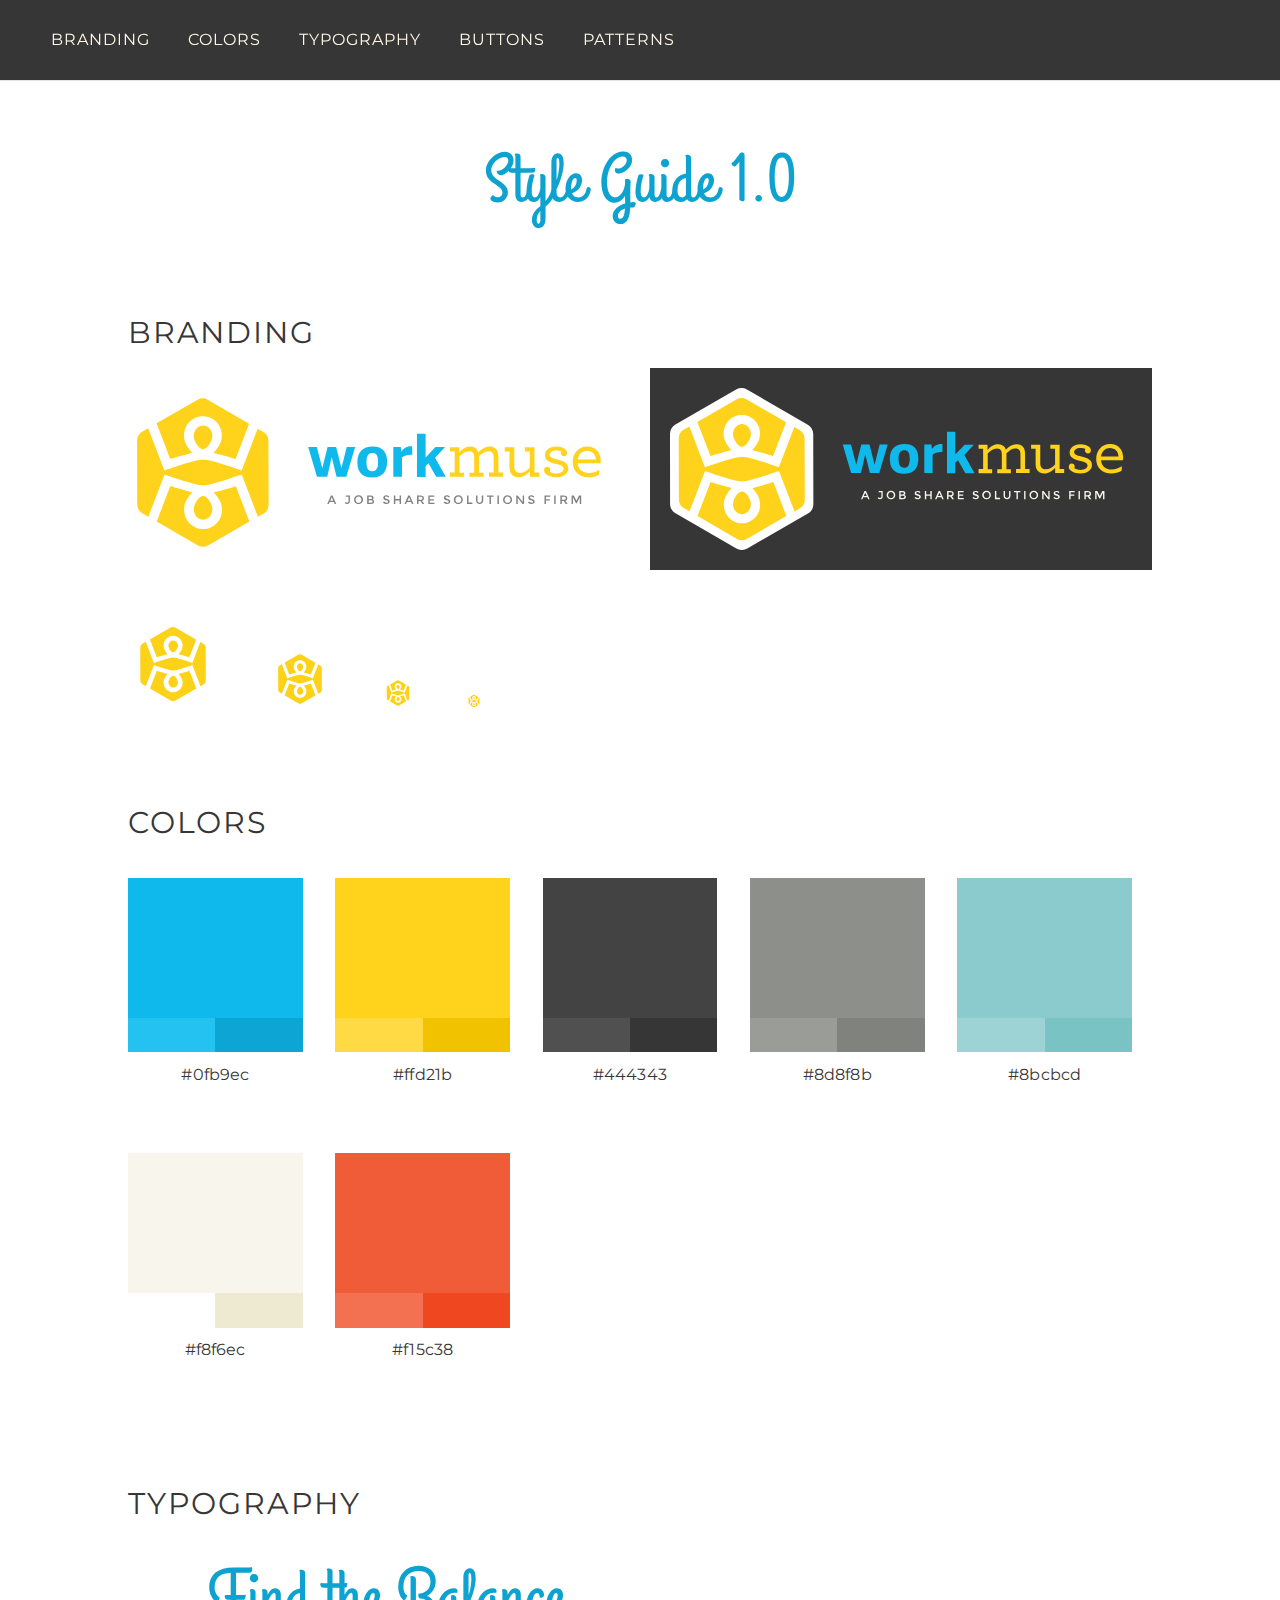
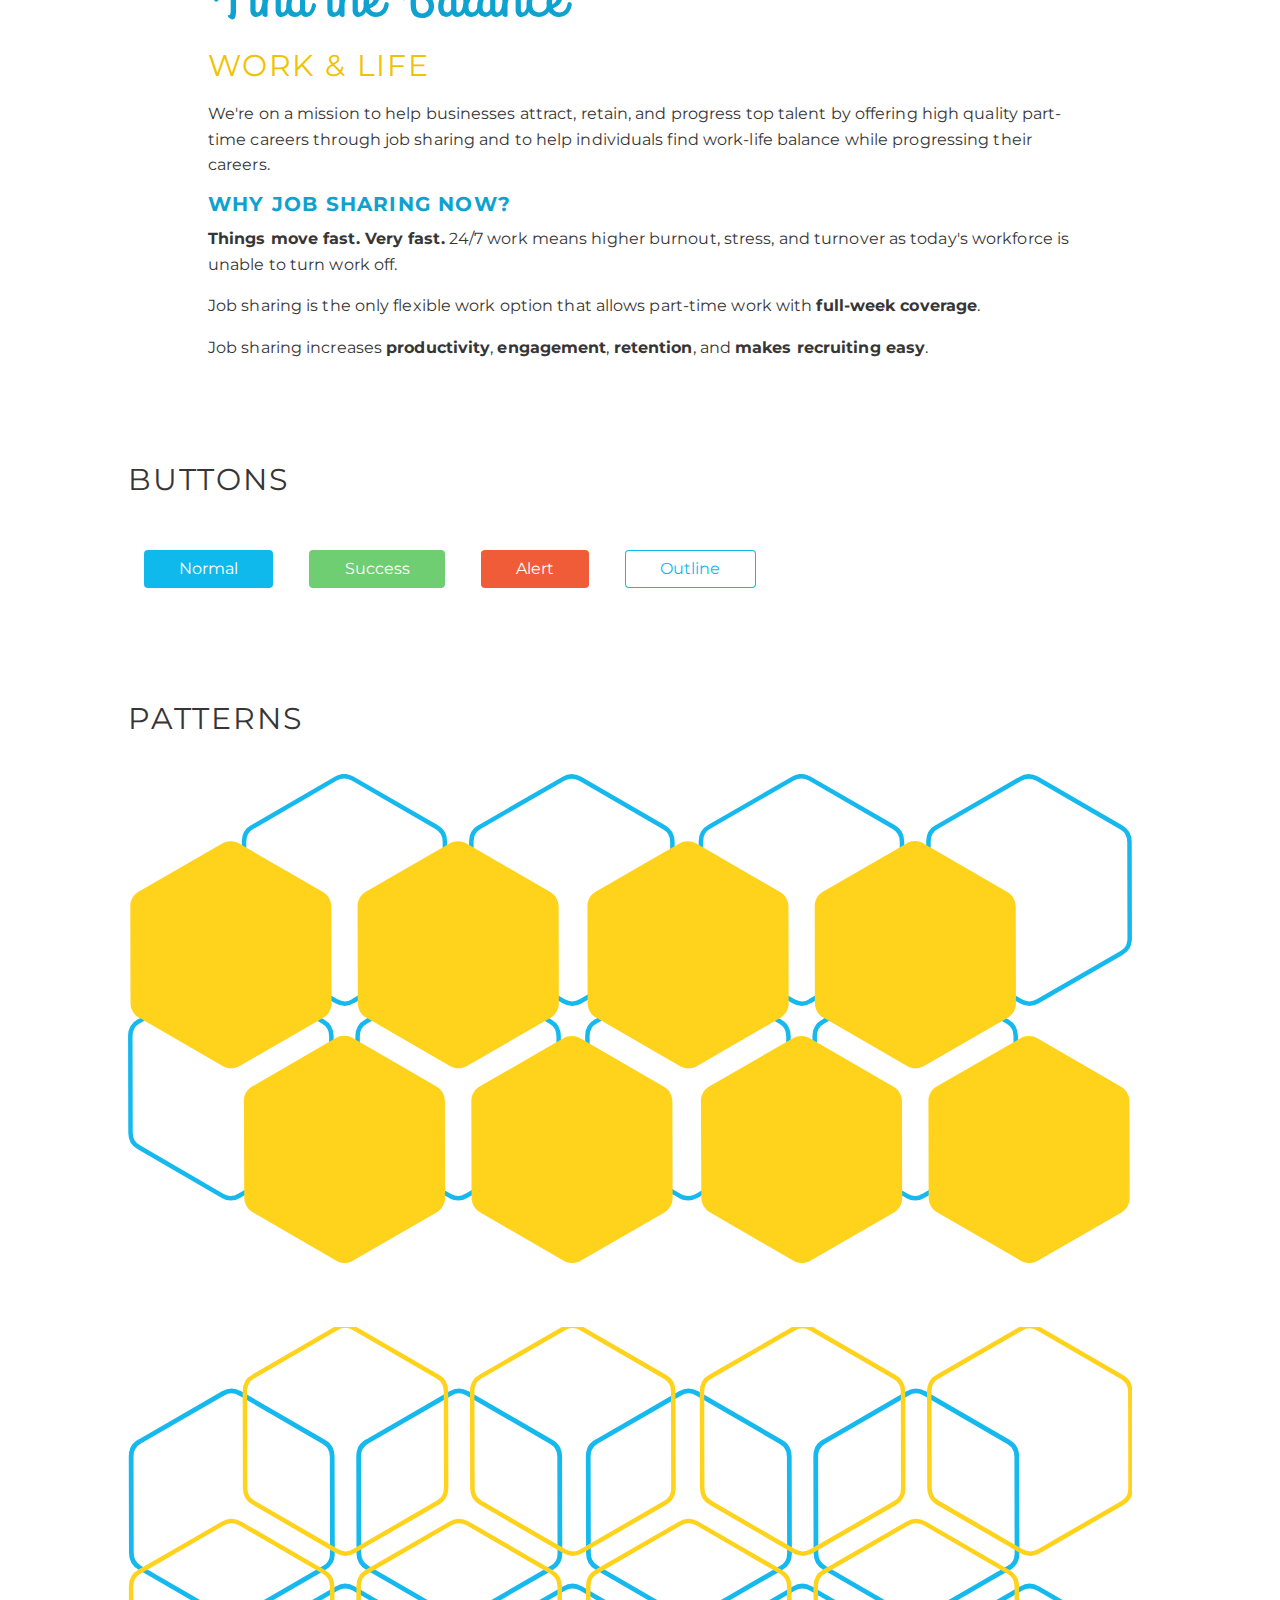
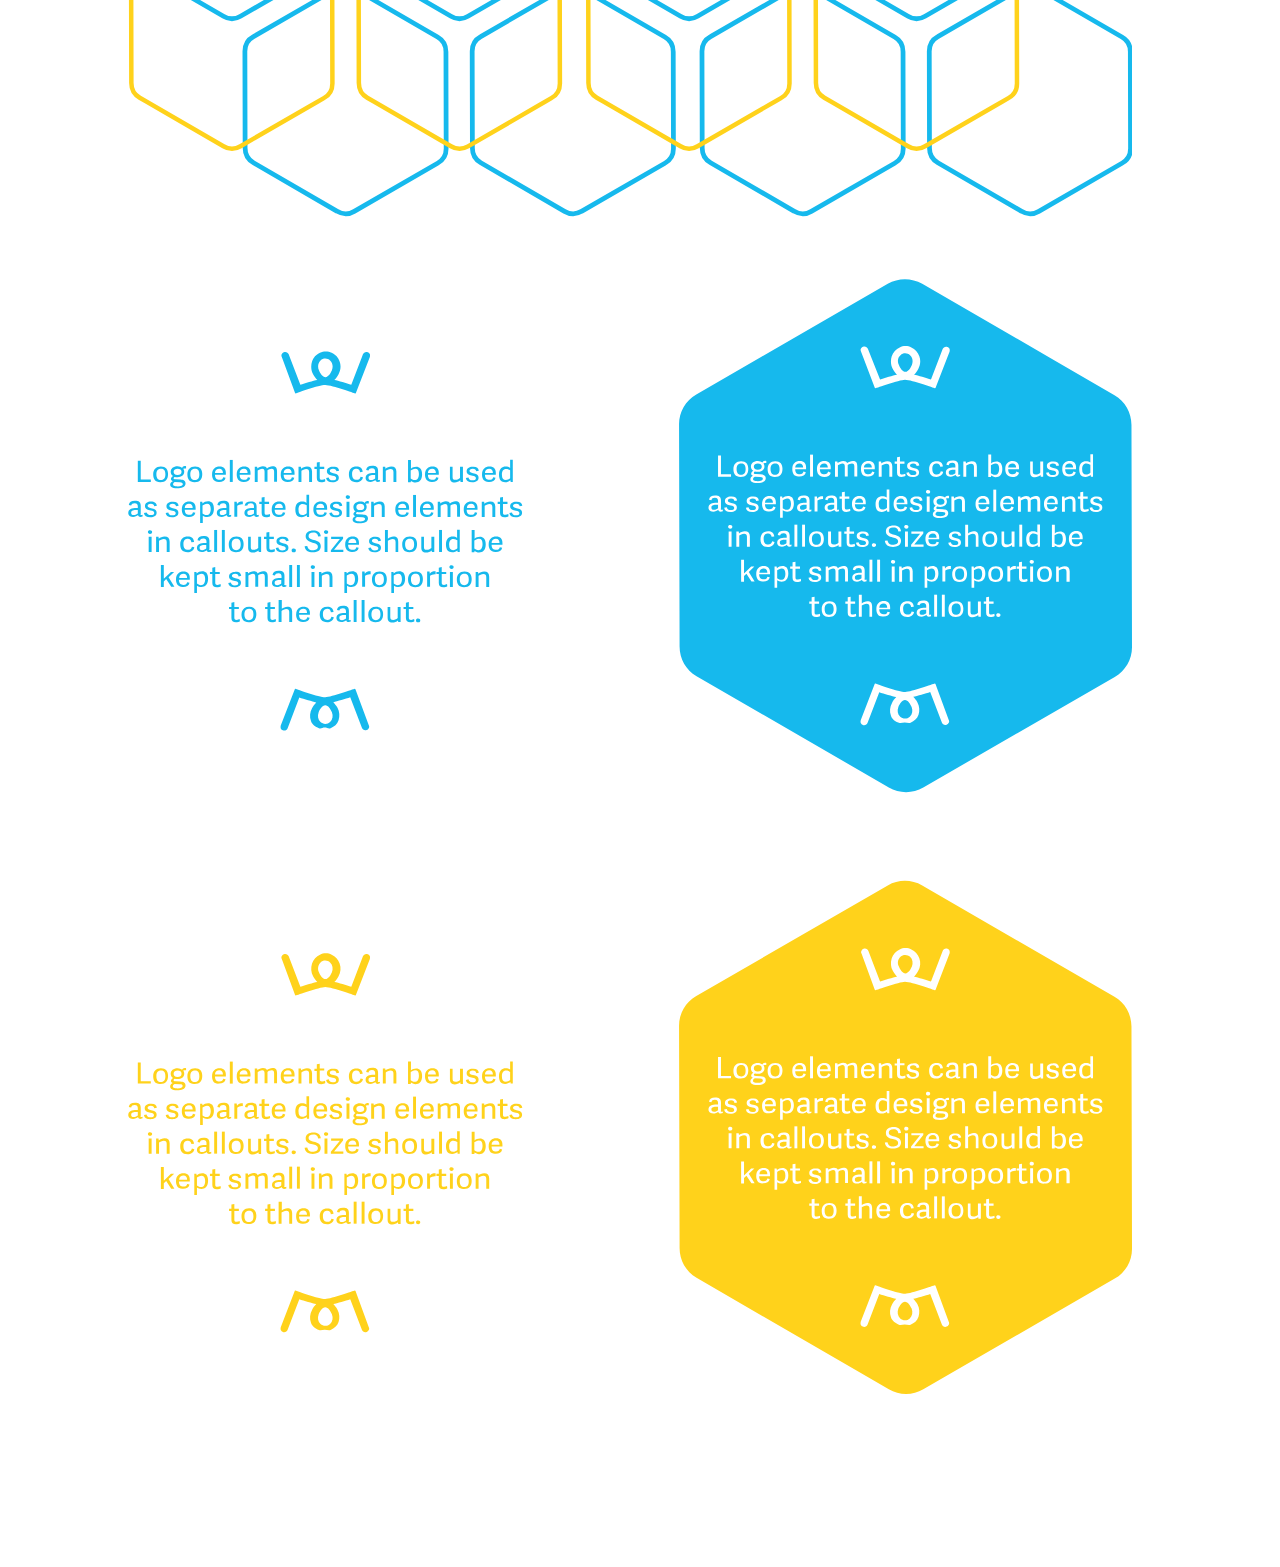
<file: styles/index.html>
<!doctype html>
<html lang="en" class="no-js">
<head>
	<meta charset="UTF-8">
	<meta name="viewport" content="width=device-width, initial-scale=1">
	<link rel="apple-touch-icon-precomposed" sizes="152x152" href="http://www.workmuse.com/styles/assets/branding/favicons/apple-touch-icon-152x152.png" />
	<link rel="apple-touch-icon-precomposed" sizes="120x120" href="http://www.workmuse.com/styles/assets/branding/favicons/apple-touch-icon-120x120.png" />
	<link rel="icon" type="image/png" href="http://www.workmuse.com/styles/assets/branding/favicons/favicon-32x32.png" sizes="32x32" />
	<link rel="icon" type="image/png" href="http://www.workmuse.com/styles/assets/branding/favicons/favicon-16x16.png" sizes="16x16" />
	<meta name="application-name" content="Work Muse"/>
	<meta name="msapplication-TileColor" content="#FFFFFF" />
	<meta name="msapplication-TileImage" content="http://www.workmuse.com/styles/assets/branding/favicons/mstile-144x144.png" />
	<link href='https://fonts.googleapis.com/css?family=Montserrat:400,700|Grand+Hotel' rel='stylesheet' type='text/css'>
	<link rel="stylesheet" href="css/reset.css"> <!-- CSS reset -->
	<link rel="stylesheet" href="css/style-guide.css"> <!-- Resource style -->
	<script src="js/modernizr.js"></script> <!-- Modernizr -->
  	
	<title>Style Guide | Work Muse</title>
</head>
<body>
	<header>
		<nav>
			<ul class="cd-main-nav">
				<li><a href="#branding">Branding</a></li>
				<li><a href="#colors">Colors</a></li>
				<li><a href="#typography">Typography</a></li>
				<li><a href="#buttons">Buttons</a></li>
				<li><a href="#patterns">Patterns</a></li>
				<!-- <li><a href="#icons">Icons</a></li>
				<li><a href="#form">Form</a></li> -->
			</ul> <!-- cd-main-nav -->
		</nav>
			<a href="#0" class="cd-nav-trigger">Menu<span></span></a>
	</header>

	<main>
		<h1>Style Guide 1.0</h1>

		<section id="branding" class="cd-branding">
			<h2>Branding</h2>

			<ul>
				<li class="cd-box"><img src="assets/branding/workmuse_logo.svg" alt="Work Muse logo"></li>
				<li class="cd-box dark"><img src="assets/branding/workmuse_reverse_logo.svg" alt="Work Muse reverse logo"></li>
			</ul>

			<ul>
				<li><img src="assets/branding/favicons/apple-touch-icon-152x152.png" alt="Touch Icon 152"></li>
				<li><img src="assets/branding/favicons/apple-touch-icon-120x120.png" alt="Touch Icon 120"></li>
				<li><img src="assets/branding/favicons/favicon-32x32.png" alt="Favicon 32"></li>
				<li><img src="assets/branding/favicons/favicon-16x16.png" alt="Favicon 16"></li>
			</ul> 

		</section>

		<section id="colors" class="cd-colors">
			<h2>Colors</h2>

			<ul>
				<li class="cd-box">
					<div class="cd-color-swatch"></div>
				</li>

				<li class="cd-box">
					<div class="cd-color-swatch"></div>
				</li>

				<li class="cd-box">
					<div class="cd-color-swatch"></div>
				</li>

				<li class="cd-box">
					<div class="cd-color-swatch"></div>
				</li>

				<li class="cd-box">
					<div class="cd-color-swatch"></div>
				</li>

				<li class="cd-box">
					<div class="cd-color-swatch"></div>
				</li>

				<li class="cd-box">
					<div class="cd-color-swatch"></div>
				</li>
			</ul>
		</section>

		<section id="typography" class="cd-typography">
			<h2>Typography</h2>

			<div>
				<h1>Find the Balance</h1>
				<h2>Work &amp; Life</h2>
				<p>We're on a mission to help businesses attract, retain, and progress top talent by offering high quality part-time careers through job sharing and to help individuals find work-life balance while progressing their careers.</p>
				<h3>Why job sharing now?</h3>
				<ul>
					<li><strong>Things move fast. Very fast.</strong> 24/7 work means higher burnout, stress, and turnover as today's workforce is unable to turn work off. 
					<li>Job sharing is the only flexible work option that allows part-time work with <strong>full-week coverage</strong>.</li>
					<li>Job sharing increases <strong>productivity</strong>, <strong>engagement</strong>, <strong>retention</strong>, and <strong>makes recruiting easy</strong>. </li>
			</div>
		</section>

		<section id="buttons" class="cd-buttons">
			<h2>Buttons</h2>

			<div class="cd-box">
				<button class="btn">Normal</button>
				<button class="btn btn-success">Success</button>
				<button class="btn btn-alert">Alert</button>
				<button class="btn btn-outline">Outline</button>
			</div>

		</section>

		<section id="patterns" class="cd-buttons">
			<h2>Patterns</h2>

			<ul>
				<li class="cd-box"><img src="assets/branding/patterns/pattern1.svg" alt="Pattern 1"></li>
				<li class="cd-box"><img src="assets/branding/patterns/pattern2.svg" alt="Pattern 2"></li>
				<li class="cd-box"><img src="assets/branding/patterns/motifs.svg" alt="Motifs"></li>
			</ul> 

		</section>
		<!-- <section id="icons" class="cd-icons">
			<h2>Icons</h2>

			<ul class="cd-box">
				<li class="cd-icon-1"></li>
				<li class="cd-icon-2"></li>
				<li class="cd-icon-3"></li>
				<li class="cd-icon-4"></li>
				<li class="cd-icon-5"></li>
				<li class="cd-icon-6"></li>
				<li class="cd-icon-7"></li>
				<li class="cd-icon-8"></li>
			</ul>
		</section> -->

		<!-- <section id="form" class="cd-form">
			<h2>Form</h2>
			
			<div class="cd-box">
				<form>
					<fieldset>
						<input type="text">
						<input class="success" type="text">
						<input class="alert" type="text">
					</fieldset>

					<fieldset>
						<div class="cd-input-wrapper">
							<input type="radio" name="radioButton" id="radio1">
	      					<label class="radio-label" for="radio1">Choice 1</label>
      					</div>

						<div class="cd-input-wrapper">
							<input type="checkbox" id="checkbox1">
	      					<label class="checkbox-label" for="checkbox1">Option 1</label>
      					</div>

						<div class="cd-input-wrapper cd-select">
	      					<select name="select-this" id="select-this">
					          <option value="0">Select</option>
					          <option value="1">Option 1</option>
					          <option value="2">Option 2</option>
					          <option value="2">Option 3</option>
					      	</select>
				      	</div>
					</fieldset>
				</form>
			</div>
		</section> -->
	</main>
<script src="js/jquery-2.1.1.js"></script>
<script src="js/main.js"></script> <!-- Resource jQuery -->
</body>
</html>
</file>
<file: styles/css/style-guide.css>
/* additional b/c removing Bourbon */
/* -------------------------------- 

xBackground 

-------------------------------- */
body {
  /* this is the page background */
  background: white; }

/* -------------------------------- 

xPatterns

-------------------------------- */
.cd-box {
  /* this is the container of various design elements - i.e. the 2 logo of the branding section */
  background: white;
  padding: 20px 20px 20px 0; }
  .cd-box.dark {
    background: #373636;
    padding-left: 20px; }

.dotted-border {
  border-image: url("../assets/branding/patterns/dots.svg") 24% round;
  border-width: 0 0 5px 0; }

/* -------------------------------- 

xNavigation 

-------------------------------- */
header {
  background: #373636; }

.cd-main-nav {
  /* main navigation background color - full screen on small devices */
  background: #ffd21b; }
  .cd-main-nav li a {
    color: #8bcbcd;
    border-color: #ffd735; }
  @media only screen and (min-width: 1024px) {
    .cd-main-nav li a {
      color: #fffae7; }
      .no-touch .cd-main-nav li a:hover {
        color: #ffd21b; } }

.cd-nav-trigger span {
  /* hamburger menu */
  background-color: #8bcbcd; }
  .cd-nav-trigger span::before, .cd-nav-trigger span::after {
    /* upper and lower lines */
    background-color: #8bcbcd; }

.nav-is-visible .cd-nav-trigger span {
  /* hide line in the center on mobile when nav is visible */
  background-color: rgba(139, 203, 205, 0); }
  .nav-is-visible .cd-nav-trigger span::before, .nav-is-visible .cd-nav-trigger span::after {
    /* preserve visibility of upper and lower lines - close icon */
    background-color: #8bcbcd; }

.cd-download {
  /* download button top-right visible on big devices */
  background-color: #ffdc4e; }
  .no-touch .cd-download:hover {
    background-color: #ffe168; }
  .cd-download span {
    /* tooltip */
    background: #0fb9ec;
    color: #8bcbcd; }
    .cd-download span::before {
      /* right arrow color */
      border-color: #0fb9ec; }

/* -------------------------------- 

xTypography 

-------------------------------- */
h1 {
  font-family: "Grand Hotel", cursive;
  color: #0da2cf;
  margin: .5em 0 .3em 0;
  font-size: 4.8rem; }
  @media only screen and (min-width: 768px) {
    h1 {
      font-size: 5.2rem; } }
  @media only screen and (min-width: 1024px) {
    h1 {
      font-size: 6.8rem; } }

main > h1 {
  text-align: center; }

h2, h3, .cd-main-nav li {
  font-family: "Montserrat", sans-serif;
  text-transform: uppercase;
  letter-spacing: 0.06em; }

h2 {
  color: #f1c200;
  padding-bottom: 1rem;
  margin-bottom: 1rem;
  font-size: 2.5rem; }
  @media only screen and (min-width: 768px) {
    h2 {
      font-size: 2.8rem; } }
  @media only screen and (min-width: 1024px) {
    h2 {
      font-size: 3rem; } }

section > h2 {
  color: #373636; }

h3 {
  color: #0da2cf;
  font-size: 2rem;
  margin: 1.25rem 0;
  font-weight: 700; }
  @media only screen and (min-width: 768px) {
    h3 {
      font-size: 1.8rem; } }
  @media only screen and (min-width: 1024px) {
    h3 {
      font-size: 2rem; } }

p, li {
  font-size: 1.6rem;
  line-height: 1.7em;
  letter-spacing: 0.006em;
  color: #373636;
  margin-bottom: 1em; }
  p a, li a {
    color: #0fb9ec;
    text-decoration: underline; }
  @media only screen and (min-width: 768px) {
    p, li {
      font-size: 1.6rem;
      line-height: 1.6; } }

strong {
  font-weight: 700; }

/* -------------------------------- 

xButtons 

-------------------------------- */
.btn {
  border: none;
  box-shadow: none;
  border-radius: .25em;
  font-size: 1.4rem;
  font-family: "Montserrat", sans-serif;
  color: white;
  padding: .6em 2.2em;
  cursor: pointer;
  background: #0fb9ec; }
  .btn:focus {
    outline: none; }
  .no-touch .btn:hover {
    background: #23c2f1; }
  .btn.btn-success {
    background: #6fce72; }
    .no-touch .btn.btn-success:hover {
      background: #82d485; }
  .btn.btn-alert {
    background: #f15c38; }
    .no-touch .btn.btn-alert:hover {
      background: #f37050; }
  .btn.btn-outline {
    color: #0fb9ec;
    background: transparent;
    box-shadow: inset 0 0 0 1px #0fb9ec; }
    .no-touch .btn.btn-outline:hover {
      color: white;
      background: #0fb9ec; }
  @media only screen and (min-width: 768px) {
    .btn {
      font-size: 1.6rem; } }

.cd-buttons .cd-box:nth-of-type(2) span {
  /* CSS class name color */
  color: #0fb9ec; }

/* -------------------------------- 

xIcons 

-------------------------------- */
.cd-icons li {
  /* icons size */
  width: 32px;
  height: 32px; }

/* -------------------------------- 

xForm 

-------------------------------- */
input[type=text], select {
  border: 1px solid #8d8f8b;
  border-radius: .25em;
  background: #8bcbcd; }
  input[type=text]:focus, select:focus {
    outline: none; }

input[type=text] {
  padding: .6em 1em;
  box-shadow: inset 1px 1px rgba(0, 0, 0, 0.03); }
  input[type=text].success {
    border-color: #6fce72;
    box-shadow: 0 0 6px rgba(111, 206, 114, 0.2); }
  input[type=text].alert {
    border-color: #f15c38;
    box-shadow: 0 0 6px rgba(241, 92, 56, 0.2); }
  input[type=text]:focus {
    border-color: #0fb9ec;
    box-shadow: 0 0 6px rgba(15, 185, 236, 0.2); }

input[type=radio],
input[type=checkbox] {
  position: absolute;
  left: 0;
  top: 0;
  margin: 0;
  padding: 0;
  opacity: 0; }

.radio-label,
.checkbox-label {
  padding-left: 24px; }
  .radio-label::before, .radio-label::after,
  .checkbox-label::before,
  .checkbox-label::after {
    /* custom radio and check boxes */
    content: '';
    display: block;
    width: 16px;
    height: 16px;
    position: absolute;
    top: 50%; }
  .radio-label::before,
  .checkbox-label::before {
    left: 0;
    border: 1px solid #8d8f8b;
    box-shadow: inset 1px 1px rgba(0, 0, 0, 0.03); }
  .radio-label::after,
  .checkbox-label::after {
    left: 3px;
    background: url("../assets/form/icon-check.svg") no-repeat center center;
    display: none; }

.radio-label::before {
  border-radius: 50%; }

.checkbox-label::before {
  border-radius: 3px; }

input[type=radio]:checked + label::before,
input[type=checkbox]:checked + label::before {
  background-color: #ffd21b;
  border: none;
  box-shadow: none; }

input[type=radio]:checked + label::after,
input[type=checkbox]:checked + label::after {
  display: block; }

.cd-select::after {
  /* switcher arrow for select element */
  content: '';
  position: absolute;
  z-index: 1;
  right: 14px;
  top: 50%;
  display: block;
  width: 16px;
  height: 16px;
  background: url("../assets/form/icon-select.svg") no-repeat center center;
  pointer-events: none; }

select {
  position: relative;
  padding: .6em 2em .6em 1em;
  cursor: pointer; }

/* -------------------------------- 

xBasic style

-------------------------------- */
*, *::after, *::before {
  -webkit-box-sizing: border-box;
  -moz-box-sizing: border-box;
  box-sizing: border-box;
  padding: 0;
  margin: 0; }

html * {
  -webkit-font-smoothing: antialiased;
  -moz-osx-font-smoothing: grayscale; }

html {
  font-size: 62.5%; }

body {
  font-size: 1.6rem;
  font-family: "Montserrat", sans-serif;
  font-weight: 400; }

a {
  text-decoration: none; }

img {
  max-width: 100%; }

input, textarea, select {
  font-family: "Montserrat", sans-serif;
  font-size: 1.6rem; }

header {
  position: fixed;
  height: 50px;
  width: 100%;
  top: 0;
  left: 0;
  box-shadow: 0 1px 1px rgba(0, 0, 0, 0.1);
  z-index: 10; }
  header nav {
    display: inline-block; }
  @media only screen and (min-width: 1024px) {
    header {
      height: 80px; }
      header:after {
        content: "";
        display: table;
        clear: both; } }

.cd-logo {
  display: inline-block;
  height: 100%;
  position: relative; }
  .cd-logo img {
    position: absolute;
    display: block;
    top: 50%;
    left: 50%;
    -moz-transform: translateX(-50%) translateY(-50%);
    -o-transform: translateX(-50%) translateY(-50%);
    -ms-transform: translateX(-50%) translateY(-50%);
    -webkit-transform: translateX(-50%) translateY(-50%);
    transform: translateX(-50%) translateY(-50%); }
  @media only screen and (min-width: 1600px) {
    .cd-logo {
      margin-left: 5%; } }

.cd-nav-trigger {
  display: block;
  position: absolute;
  right: 0;
  top: 0;
  height: 100%;
  width: 50px;
  overflow: hidden;
  white-space: nowrap;
  color: transparent; }
  .cd-nav-trigger span {
    position: absolute;
    height: 2px;
    width: 20px;
    top: 50%;
    margin-top: -1px;
    left: 50%;
    margin-left: -10px;
    -webkit-transition: background-color 0.3s 0.3s;
    -moz-transition: background-color 0.3s 0.3s;
    -ms-transition: background-color 0.3s 0.3s;
    -o-transition: background-color 0.3s 0.3s;
    transition: background-color 0.3s 0.3s; }
    .cd-nav-trigger span::before, .cd-nav-trigger span::after {
      content: '';
      position: absolute;
      width: 100%;
      height: 100%;
      /* Force Hardware Acceleration in WebKit */
      -moz-transform: translateZ(0);
      -o-transform: translateZ(0);
      -ms-transform: translateZ(0);
      -webkit-transform: translateZ(0);
      transform: translateZ(0);
      -webkit-backface-visibility: hidden;
      backface-visibility: hidden;
      will-change: transform;
      -webkit-transition: transform 0.3s 0.3s;
      -moz-transition: transform 0.3s 0.3s;
      -ms-transition: transform 0.3s 0.3s;
      -o-transition: transform 0.3s 0.3s;
      transition: transform 0.3s 0.3s; }
    .cd-nav-trigger span::before {
      -moz-transform: translateY(-6px);
      -o-transform: translateY(-6px);
      -ms-transform: translateY(-6px);
      -webkit-transform: translateY(-6px);
      transform: translateY(-6px); }
    .cd-nav-trigger span::after {
      -moz-transform: translateY(6px);
      -o-transform: translateY(6px);
      -ms-transform: translateY(6px);
      -webkit-transform: translateY(6px);
      transform: translateY(6px); }
  @media only screen and (min-width: 1024px) {
    .cd-nav-trigger {
      display: none; } }

.cd-main-nav {
  position: fixed;
  top: 0;
  left: 0;
  width: 100%;
  height: 100vh;
  padding: 50px 0;
  text-align: center;
  -moz-transform: translateY(-100%);
  -o-transform: translateY(-100%);
  -ms-transform: translateY(-100%);
  -webkit-transform: translateY(-100%);
  transform: translateY(-100%);
  -webkit-transition: transform 0.3s;
  -moz-transition: transform 0.3s;
  -ms-transition: transform 0.3s;
  -o-transition: transform 0.3s;
  transition: transform 0.3s; }
  .cd-main-nav li a {
    display: block;
    font-size: 1.8rem;
    padding: 1em 0;
    text-decoration: none; }
  .cd-main-nav li:first-of-type a {
    border-top-width: 1px; }
  @media only screen and (min-width: 1024px) {
    .cd-main-nav {
      position: static;
      display: table;
      -moz-transform: translateY(0);
      -o-transform: translateY(0);
      -ms-transform: translateY(0);
      -webkit-transform: translateY(0);
      transform: translateY(0);
      width: auto;
      height: 80px;
      background: transparent;
      padding: 0 2em;
      text-align: left; }
      .cd-main-nav li {
        display: table-cell;
        vertical-align: middle;
        padding: 0 1em; }
      .cd-main-nav li a {
        display: inline-block;
        font-size: 1.6rem;
        padding: .4em .2em;
        border-bottom: none;
        -webkit-transition: all 0.2s;
        -moz-transition: all 0.2s;
        -ms-transition: all 0.2s;
        -o-transition: all 0.2s;
        transition: all 0.2s; }
      .cd-main-nav li:first-of-type a {
        border-top: none; } }
  @media only screen and (min-width: 1600px) {
    .cd-main-nav {
      display: none; } }

.nav-is-visible .cd-nav-trigger span::before {
  -moz-transform: translateY(0) rotate(-45deg);
  -o-transform: translateY(0) rotate(-45deg);
  -ms-transform: translateY(0) rotate(-45deg);
  -webkit-transform: translateY(0) rotate(-45deg);
  transform: translateY(0) rotate(-45deg); }
.nav-is-visible .cd-nav-trigger span::after {
  -moz-transform: translateY(0) rotate(45deg);
  -o-transform: translateY(0) rotate(45deg);
  -ms-transform: translateY(0) rotate(45deg);
  -webkit-transform: translateY(0) rotate(45deg);
  transform: translateY(0) rotate(45deg); }
.nav-is-visible .cd-main-nav {
  -moz-transform: translateY(0);
  -o-transform: translateY(0);
  -ms-transform: translateY(0);
  -webkit-transform: translateY(0);
  transform: translateY(0); }

main {
  width: 90%;
  max-width: 1024px;
  margin: 0 auto;
  padding: 50px 0; }
  main > h1 {
    margin: 1em 0 1.5em; }
  @media only screen and (min-width: 1024px) {
    main {
      padding-top: 80px; } }
  @media only screen and (min-width: 1600px) {
    main {
      max-width: none;
      padding: 120px 0 50px; }
      main > h1 {
        position: fixed;
        top: 0;
        left: 50%;
        height: 80px;
        line-height: 80px;
        width: 400px;
        margin: 0 0 0 -200px;
        font-size: 2.6rem;
        z-index: 20; } }

section {
  margin: 3em 0; }
  section:after {
    content: "";
    display: table;
    clear: both; }
  @media only screen and (min-width: 768px) {
    section {
      margin: 3em 0 5em; } }
  @media only screen and (min-width: 1600px) {
    section {
      width: 48%;
      float: left;
      margin: 0 4% 4em 0; }
      section:nth-of-type(2n) {
        margin-right: 0; } }

/* xBranding section - basic style */
.cd-branding .cd-box {
  margin-bottom: 1em; }
.cd-branding img {
  display: block;
  width: 100%; }
.cd-branding ul:last-of-type {
  padding-top: .6em; }
  .cd-branding ul:last-of-type li {
    display: inline-block;
    margin-right: 1em; }
  .cd-branding ul:last-of-type li:nth-of-type(1) img {
    width: 90px;
    height: 90px;
    border-radius: 1em; }
  .cd-branding ul:last-of-type li:nth-of-type(2) img {
    width: 60px;
    height: 60px;
    border-radius: .6em; }
  .cd-branding ul:last-of-type li:nth-of-type(3) img {
    width: 32px;
    height: 32px;
    border-radius: .4em; }
  .cd-branding ul:last-of-type li:nth-of-type(4) img {
    width: 16px;
    height: 16px;
    border-radius: .2em; }
@media only screen and (min-width: 768px) {
  .cd-branding .cd-box {
    width: 49%;
    float: left;
    margin: 0 2% 2em 0; }
    .cd-branding .cd-box:nth-of-type(2n) {
      margin-right: 0; }
  .cd-branding ul:last-of-type {
    clear: left; }
    .cd-branding ul:last-of-type li {
      margin-right: 3em; } }

/* xColor section - basic style */
.cd-colors li {
  text-align: center;
  width: 48%;
  float: left;
  margin: 0 4% 1em 0; }
  .cd-colors li:nth-of-type(2n) {
    margin-right: 0; }
.cd-colors .cd-color-swatch {
  position: relative;
  width: 100%;
  padding: 50% 0; }
  .cd-colors .cd-color-swatch::before, .cd-colors .cd-color-swatch::after {
    /* lighter and darker color shades of the same swatch */
    content: '';
    position: absolute;
    bottom: 0;
    width: 50%;
    height: 20%; }
  .cd-colors .cd-color-swatch::before {
    left: 0; }
  .cd-colors .cd-color-swatch::after {
    right: 0; }
.cd-colors b {
  display: block;
  padding: .6em 0; }
.cd-colors li:nth-of-type(1) .cd-color-swatch {
  background: #0fb9ec; }
  .cd-colors li:nth-of-type(1) .cd-color-swatch::before {
    background: #23c2f1; }
  .cd-colors li:nth-of-type(1) .cd-color-swatch::after {
    background: #0da6d4; }
.cd-colors li:nth-of-type(2) .cd-color-swatch {
  background: #ffd21b; }
  .cd-colors li:nth-of-type(2) .cd-color-swatch::before {
    background: #ffda44; }
  .cd-colors li:nth-of-type(2) .cd-color-swatch::after {
    background: #f1c200; }
.cd-colors li:nth-of-type(3) .cd-color-swatch {
  background: #444343; }
  .cd-colors li:nth-of-type(3) .cd-color-swatch::before {
    background: #515050; }
  .cd-colors li:nth-of-type(3) .cd-color-swatch::after {
    background: #373636; }
.cd-colors li:nth-of-type(4) .cd-color-swatch {
  background: #8d8f8b; }
  .cd-colors li:nth-of-type(4) .cd-color-swatch::before {
    background: #9a9c98; }
  .cd-colors li:nth-of-type(4) .cd-color-swatch::after {
    background: #80827e; }
.cd-colors li:nth-of-type(5) .cd-color-swatch {
  background: #8bcbcd; }
  .cd-colors li:nth-of-type(5) .cd-color-swatch::before {
    background: #9dd3d5; }
  .cd-colors li:nth-of-type(5) .cd-color-swatch::after {
    background: #79c3c5; }
.cd-colors li:nth-of-type(6) .cd-color-swatch {
  background: #F8F6EC; }
  .cd-colors li:nth-of-type(6) .cd-color-swatch::before {
    background: white; }
  .cd-colors li:nth-of-type(6) .cd-color-swatch::after {
    background: #eeead2; }
.cd-colors li:nth-of-type(7) .cd-color-swatch {
  background: #f15c38; }
  .cd-colors li:nth-of-type(7) .cd-color-swatch::before {
    background: #f37050; }
  .cd-colors li:nth-of-type(7) .cd-color-swatch::after {
    background: #ef4820; }
@media only screen and (min-width: 768px) {
  .cd-colors li {
    width: 19%;
    float: left;
    margin: 0 1.25% 1em 0; }
    .cd-colors li:nth-of-type(2n) {
      margin-right: 1.25%; }
    .cd-colors li:nth-of-type(5n) {
      margin-right: 0; } }

/* xTypography section - basic style */
#typography div {
  margin: 1.5em 5em; }

.cd-buttons .cd-box:first-of-type {
  border-bottom-left-radius: 0;
  border-bottom-right-radius: 0; }
.cd-buttons .cd-box:last-of-type {
  margin-top: -1px;
  border-top-left-radius: 0;
  border-top-right-radius: 0; }
.cd-buttons button {
  margin: .4em; }
@media only screen and (min-width: 1024px) {
  .cd-buttons button {
    margin: 1em; } }

/* xIcons section - basic style */
.cd-icons li {
  display: inline-block;
  background-position: center center;
  background-repeat: no-repeat;
  margin: 1em; }
.cd-icons .cd-icon-1 {
  background-image: url("../assets/icons/icon-1.svg"); }
.cd-icons .cd-icon-2 {
  background-image: url("../assets/icons/icon-2.svg"); }
.cd-icons .cd-icon-3 {
  background-image: url("../assets/icons/icon-3.svg"); }
.cd-icons .cd-icon-4 {
  background-image: url("../assets/icons/icon-4.svg"); }
.cd-icons .cd-icon-5 {
  background-image: url("../assets/icons/icon-5.svg"); }
.cd-icons .cd-icon-6 {
  background-image: url("../assets/icons/icon-6.svg"); }
.cd-icons .cd-icon-7 {
  background-image: url("../assets/icons/icon-7.svg"); }
.cd-icons .cd-icon-8 {
  background-image: url("../assets/icons/icon-8.svg"); }

/* xForm section - basic style */
.cd-form input[type=text],
.cd-form .cd-input-wrapper {
  margin: 1em; }
.cd-form .cd-input-wrapper {
  position: relative;
  display: inline-block; }
.cd-form select::-ms-expand {
  display: none; }

@-moz-document url-prefix() {
  /* hide custom arrow on Firefox */
  .cd-select::after {
    display: none; } }
.no-csstransitions .cd-select::after {
  display: none; }

/*# sourceMappingURL=style-guide.css.map */
</file>
